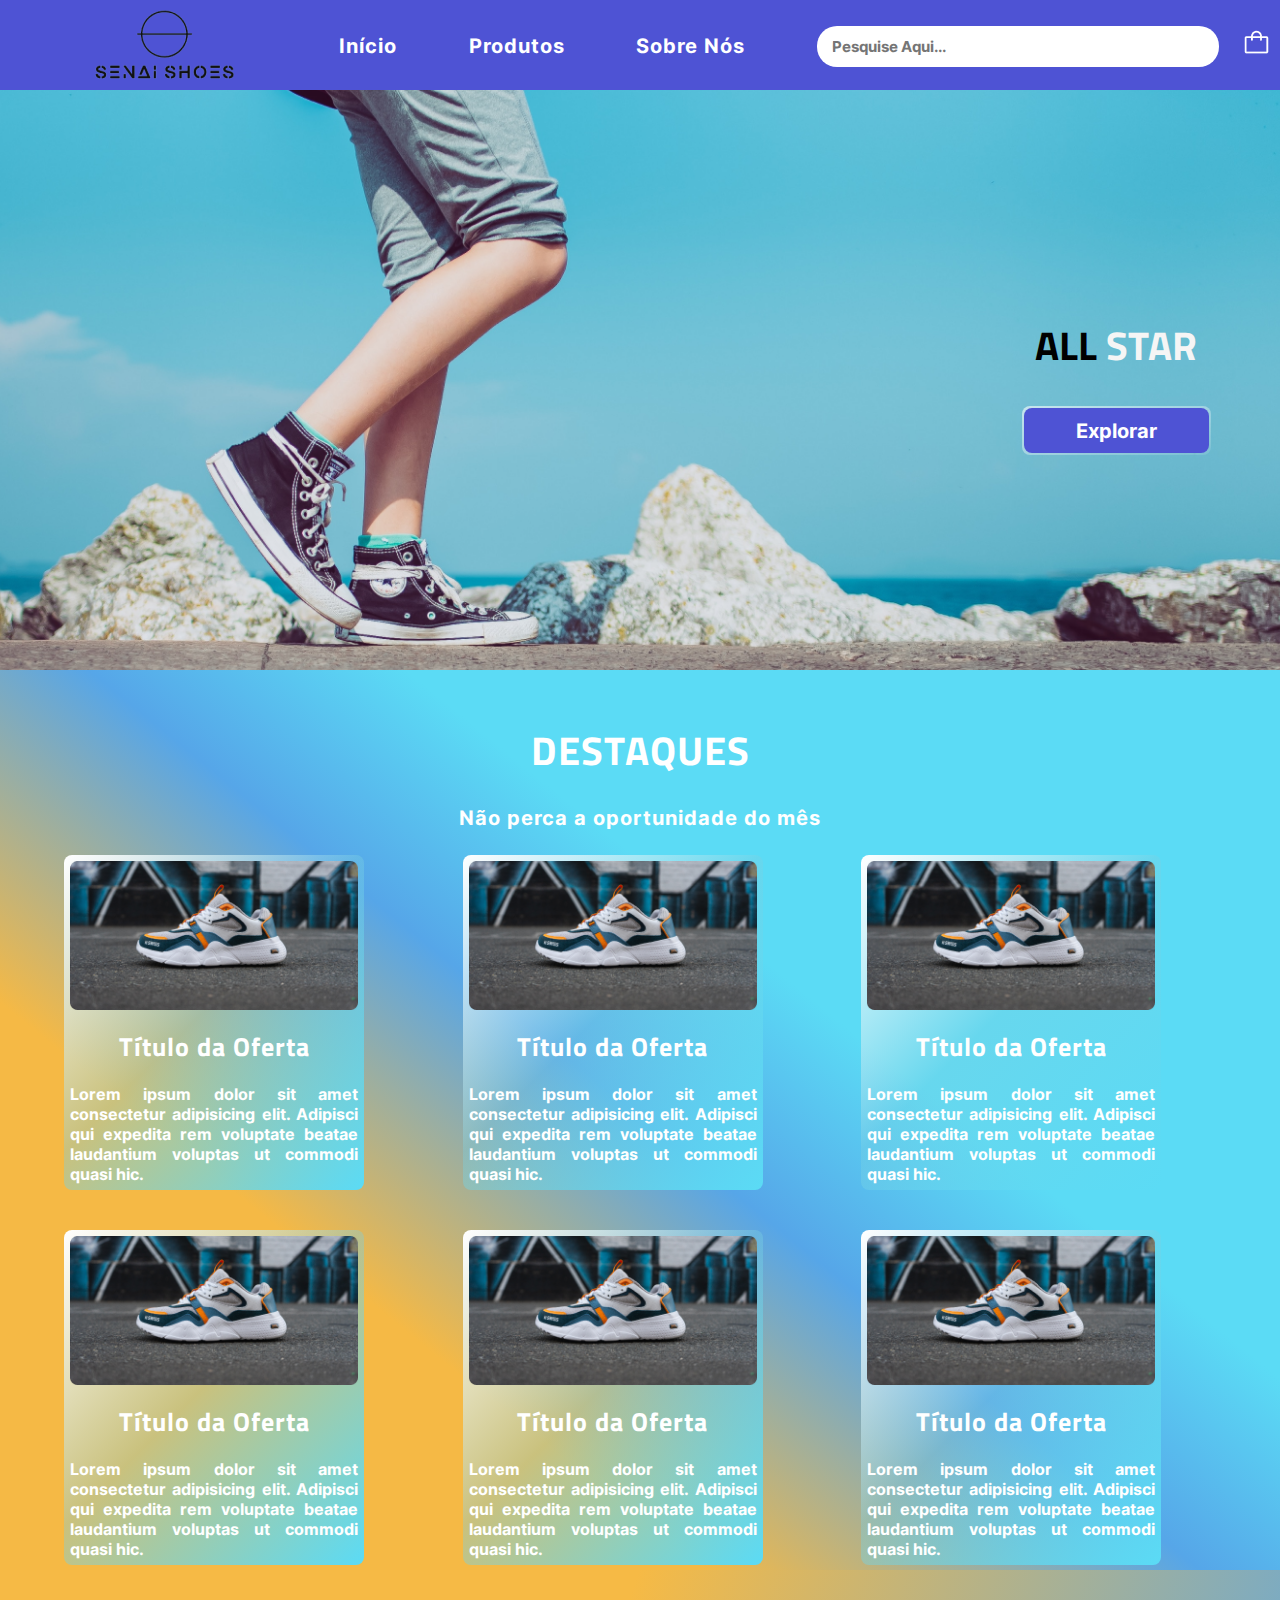
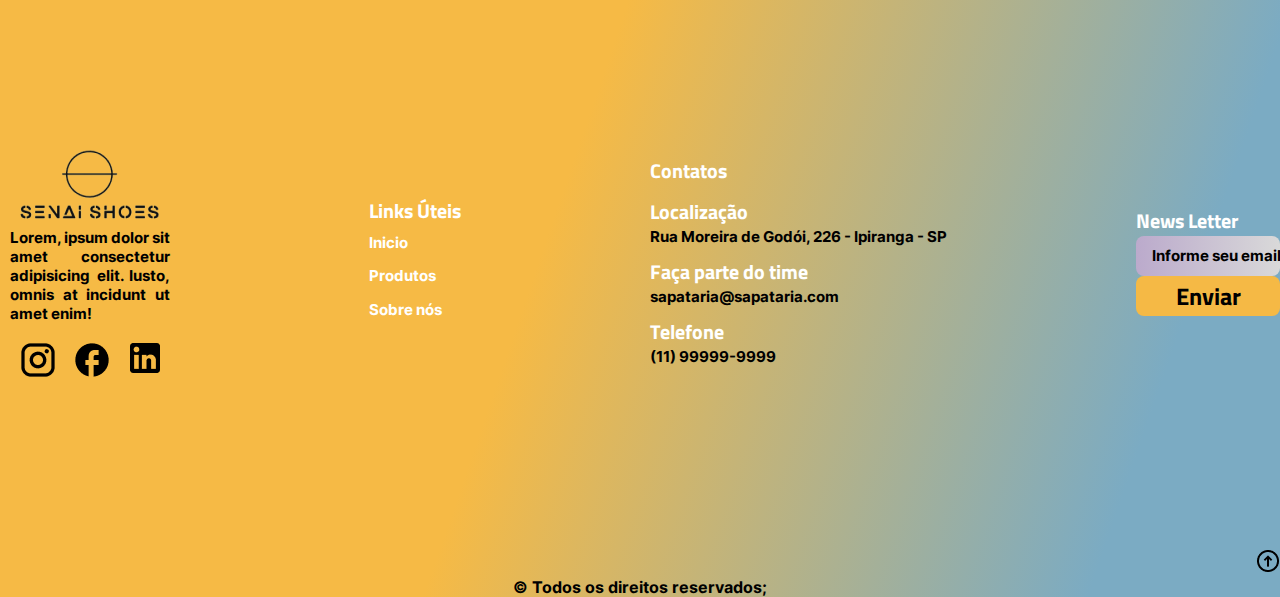
<file: index.html>
<!DOCTYPE html>
<html lang="pt-br">

<head>
    <meta charset="UTF-8">
    <meta http-equiv="X-UA-Compatible" content="IE=edge">
    <meta name="viewport" content="width=device-width, initial-scale=1.0">
    <meta name="Author" content="Raphael Perdigao">
    <meta name="Description"
        content="Desde 1950, a sapataria do Senai Shoes conserta sapatos, bolsas de artigos de couro em geral com exelência no atendimento" />
    <meta name="keywords" content="cintos, bolsas, sapatos, mochilas, tênis, artigos de couro, consertos em geral" />
    <title>Sapataria Senai Shoes</title>
    <link rel="shortcut icon" href="assets/img/favicon-32x32.png" type="image/x-icon">

    <link rel="stylesheet" href="style.css">

</head>

<body>
    <!-- Criei esta id para colocar na seta para subir a pagina -->
    <header id="header">
        <section class="container-grid header-flex">

            <div class="logo-header">
                <img src="assets/img/Senai_Shoes_Logo_1logo-removebg-preview 1.png" alt="Logo do site senai shoes">

            </div>

            <nav class="links-header">
                <ul class="nav-links">
                    <li><a href="#header">Início</a></li>
                    <li><a href="#main-produtos">Produtos</a></li>
                    <li><a href="#footer">Sobre Nós</a></li>
                </ul>

            </nav>

            <div class="input-search">
                <input type="text" placeholder="Pesquise Aqui...">

            </div>

            <nav class="links-header">
                <ul class="nav-icons">
                    <li><a href=""><img src="assets/icons/ph_bag.png" alt="Sacola de Compras"></a></li>
                    <li><a href=""><img src="assets/icons/prime_user.png" alt="icone de configuração de usuario"></a>
                    </li>
                    <li><a href=""><img src="assets/icons/material-symbols_login.png"
                                alt="Login para realizar acesso a plataforma"></a></li>
                </ul>
            </nav>



        </section>





    </header>


    <main>

        <section class="banner">
            <div class="container-grid banner-flex">
                <div class="banner-info">
                    <h1 class="titulo-banner">All <span style="color:whitesmoke"><b>Star</b></span></h1>

                    <div class="border-gradient">
                        <button class="button-edit">Explorar</button>
                    </div>
                </div>
            </div>

        </section>

        <!-- Início criação dos cards dentro da main -->

        <section class="background-ofertas" id="main-produtos">
            <div class="container-grid title-main">
                <h1 class="news-title">DESTAQUES</h1>
                <p class="news-paragrafo">Não perca a oportunidade do mês
                </p>
            </div>

            <div class="container-grid news-flex">

                <!-- Inicio de um card -->
                <article class="card">
                    <div class="info-card">
                        <img src="assets/img/omar-prestwich-jLEGurepDco-unsplash 1.png" alt="Calçado lançamento">
                        <h2>Título da Oferta</h2>
                        <p>Lorem ipsum dolor sit amet consectetur adipisicing elit. Adipisci qui expedita rem voluptate
                            beatae laudantium voluptas ut commodi quasi hic.</p>
                    </div>
                </article>
                <!-- Fim de uma card -->



                <article class="card">
                    <div class="info-card">
                        <img src="assets/img/omar-prestwich-jLEGurepDco-unsplash 1.png" alt="Calçado lançamento">
                        <h2>Título da Oferta</h2>
                        <p>Lorem ipsum dolor sit amet consectetur adipisicing elit. Adipisci qui expedita rem voluptate
                            beatae laudantium voluptas ut commodi quasi hic.</p>
                    </div>
                </article>
                <article class="card">
                    <div class="info-card">
                        <img src="assets/img/omar-prestwich-jLEGurepDco-unsplash 1.png" alt="Calçado lançamento">
                        <h2>Título da Oferta</h2>
                        <p>Lorem ipsum dolor sit amet consectetur adipisicing elit. Adipisci qui expedita rem voluptate
                            beatae laudantium voluptas ut commodi quasi hic.</p>
                    </div>
                </article>
                <article class="card">
                    <div class="info-card">
                        <img src="assets/img/omar-prestwich-jLEGurepDco-unsplash 1.png" alt="Calçado lançamento">
                        <h2>Título da Oferta</h2>
                        <p>Lorem ipsum dolor sit amet consectetur adipisicing elit. Adipisci qui expedita rem voluptate
                            beatae laudantium voluptas ut commodi quasi hic.</p>
                    </div>
                </article>
                <article class="card">
                    <div class="info-card">
                        <img src="assets/img/omar-prestwich-jLEGurepDco-unsplash 1.png" alt="Calçado lançamento">
                        <h2>Título da Oferta</h2>
                        <p>Lorem ipsum dolor sit amet consectetur adipisicing elit. Adipisci qui expedita rem voluptate
                            beatae laudantium voluptas ut commodi quasi hic.</p>
                    </div>
                </article>
                <article class="card">
                    <div class="info-card">
                        <img src="assets/img/omar-prestwich-jLEGurepDco-unsplash 1.png" alt="Calçado lançamento">
                        <h2>Título da Oferta</h2>
                        <p>Lorem ipsum dolor sit amet consectetur adipisicing elit. Adipisci qui expedita rem voluptate
                            beatae laudantium voluptas ut commodi quasi hic.</p>
                    </div>
                </article>
            </div>


        </section>

        <!-- Fim -->

    </main>

    <footer id="footer">
        <section class="container-grid footer-flex">
            <!-- Criado para englobar informações da logo e links e medias sociais -->
            <article class="box-01">
                <img src="assets/img/Senai_Shoes_Logo_1logo-removebg-preview 1.png" alt="Logo site senai-shoes">
                <p>Lorem, ipsum dolor sit amet consectetur adipisicing elit. Iusto, omnis at incidunt ut amet enim!</p>
                <div class="midia-box-footer">
                    <a href=""><img src="assets/img/insta.png" alt="logoinstagram"></a>
                    <a href=""><img src="assets/img/face.png" alt="logofacebook"></a>
                    <a href=""><img src="assets/img/linkedin.png" alt="logolinkedin"></a>
                </div>
            </article>

            <article class="box-02">
                <h1>Links Úteis</h1>
               <ul>
                <li><a href="#header">Inicio</a></li>
                <li><a href="#main-produtos">Produtos</a></li>
                <li><a href="#footer">Sobre nós</a></li>
                
               </ul>
            </article>

            <article class="box-03">
                <h1>Contatos</h1>
                <h4>Localização</h4>
                <p>Rua Moreira de Godói, 226 - Ipiranga - SP</p>
                <h4>Faça parte do time</h4>
                <p>sapataria@sapataria.com</p>
                <h4>Telefone</h4>
                <p>(11) 99999-9999</p>
              
            </article>

            <article class="box-04">
                <h1>News Letter</h1>
                <div class="input-gradient">
                    <input type="email" placeholder="Informe seu email...">
                   
                </div>
                <div>
                    <button class="button-footer" type="submit">Enviar</button>
                </div>
            </article>

        </section>

        <div class="container-grid footer-bottom">
            <a href="#header"><img src="assets/img/btnvoltar.png" alt="Botão Inicio"></a>
        <p class="copyright">&copy Todos os direitos reservados;</p>
        </div>


    


    </footer>

</body>

</html>
</file>
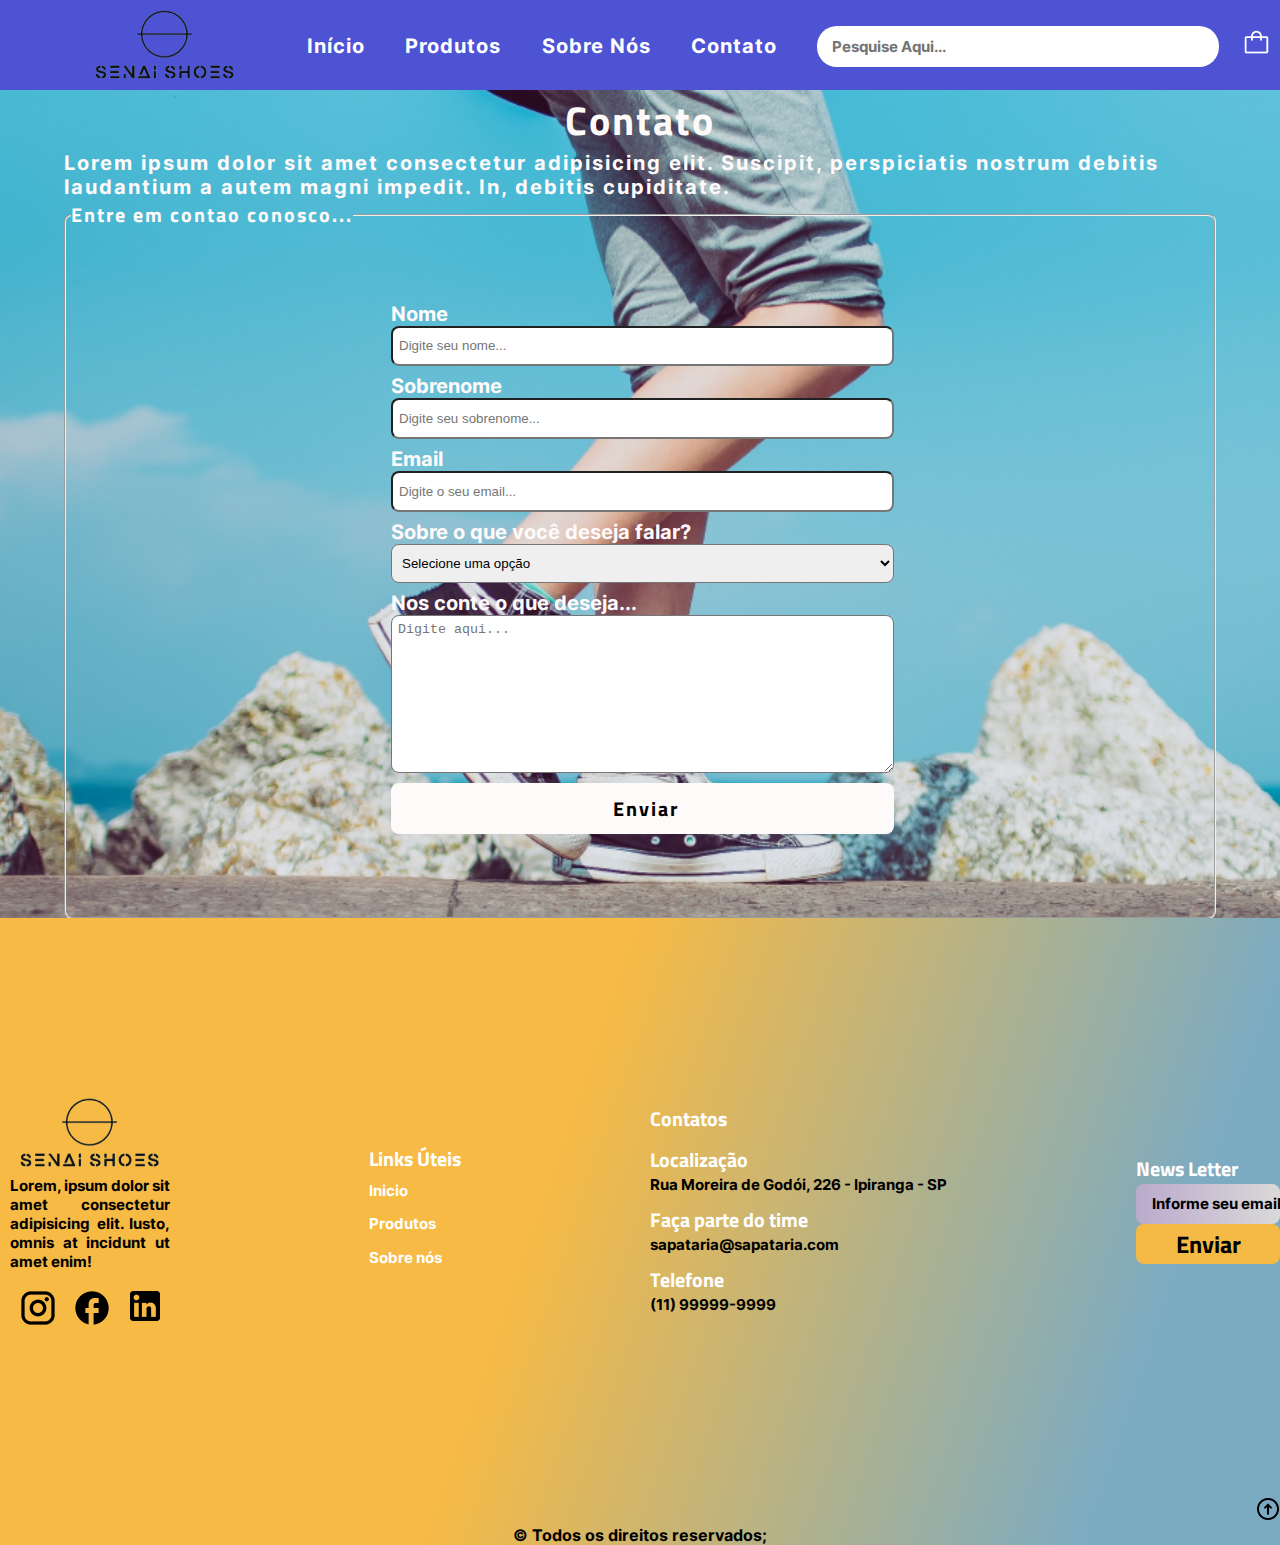
<file: pages/index.html>
<!DOCTYPE html>
<html lang="pt-br">

<head>
    <meta charset="UTF-8">
    <meta http-equiv="X-UA-Compatible" content="IE=edge">
    <meta name="viewport" content="width=device-width, initial-scale=1.0">
    <title>Contato</title>
    <!-- Referencia para o nosso style -->
    <link rel="stylesheet" href="../style.css">
    <link rel="stylesheet" href="../contato.css">

</head>

<body>
    <header id="header">
        <section class="container-grid header-flex">

            <div class="logo-header">

                <!-- ../ Volta a um diretorio anterior -->
                <img src="../assets/img/Senai_Shoes_Logo_1logo-removebg-preview 1.png" alt="Logo do site senai shoes">

            </div>

            <nav class="links-header">
                <ul class="nav-links">
                    <li><a href="../index.html">Início</a></li>
                    <li><a href="../index.html#main-produtos">Produtos</a></li>
                    <li><a href="#footer">Sobre Nós</a></li>
                    <li><a href="./index.html" target="_blank">Contato</a></li>

                </ul>

            </nav>

            <div class="input-search">
                <input type="text" placeholder="Pesquise Aqui...">

            </div>

            <nav class="links-header">
                <ul class="nav-icons">
                    <li><a href=""><img src="../assets/icons/ph_bag.png" alt="Sacola de Compras"></a></li>
                    <li><a href=""><img src="../assets/icons/prime_user.png" alt="icone de configuração de usuario"></a>
                    </li>
                    <li><a href=""><img src="../assets/icons/material-symbols_login.png"
                                alt="Login para realizar acesso a plataforma"></a></li>
                </ul>
            </nav>



        </section>

    </header>
    <main id="main-contato">
        <section class="container-grid">
            <div class="titulo-forms">
                <h1>Contato</h1>
                <p>Lorem ipsum dolor sit amet consectetur adipisicing elit. Suscipit, perspiciatis nostrum debitis
                    laudantium a autem magni impedit. In, debitis cupiditate.</p>
            </div>
            <!-- Criação do formulário  -->

            <form action="#">
                <fieldset class="contorno-form form-flex">
                    <legend>
                        Entre em contao conosco...
                    </legend>
                    <div class="info-flex">
                        <label for="nome"><strong>Nome</strong></label>
                        <input type="text" id="nome" placeholder="Digite seu nome..." required>
                        <label for="sobrenome"><strong>Sobrenome</strong></label>
                        <input type="text" id="sobrenome" placeholder="Digite seu sobrenome..." required>
                        <label for="email"><strong>Email</strong></label>
                        <input type="email" id="email" placeholder="Digite o seu email..." required>
                        <label for="select" id="select">Sobre o que você deseja falar?</label>

                        <!-- Criado um campo de seleção para o usuarios selecionar uma das opçoes abaixo -->
                        <select name="valores" id="valores">

                            <!-- Dixar o selecione uma opção desabilitada para o usuarios não conseguir selecionar -->
                            <option selected disabled>Selecione uma opção</option>
                            <option value="marketing">Marketing</option>
                            <option value="vendas">Vendas</option>
                            <option value="trabalhe conosco">Trabalhe Conosco</option>
                            <option value="Suporte">Suporte</option>
                            <option value="financeiro">Financeiro</option>

                        </select>
                        <label for="nos conte o que deseja">Nos conte o que deseja...</label>

                        <!-- Maxlength limita o numero de caracteres a ser digitado -->
                        <textarea name="informacoes" id="informacoes" cols="60" rows="6" placeholder="Digite aqui..." maxlength="100"></textarea>
                        <button type="button">Enviar</button>




                    </div>
                </fieldset>
            </form>

        </section>





    </main>
    <footer id="footer">
        <section class="container-grid footer-flex">
            <!-- Criado para englobar informações da logo e links e medias sociais -->
            <article class="box-01">
                <img src="../assets/img/Senai_Shoes_Logo_1logo-removebg-preview 1.png" alt="Logo site senai-shoes">
                <p>Lorem, ipsum dolor sit amet consectetur adipisicing elit. Iusto, omnis at incidunt ut amet enim!</p>
                <div class="midia-box-footer">
                    <a href=""><img src="../assets/img/insta.png" alt="logoinstagram"></a>
                    <a href=""><img src="../assets/img/face.png" alt="logofacebook"></a>
                    <a href=""><img src="../assets/img/linkedin.png" alt="logolinkedin"></a>
                </div>
            </article>

            <article class="box-02">
                <h1>Links Úteis</h1>
                <ul>
                    <li><a href="#header">Inicio</a></li>
                    <li><a href="#main-produtos">Produtos</a></li>
                    <li><a href="#footer">Sobre nós</a></li>


                </ul>
            </article>

            <article class="box-03">
                <h1>Contatos</h1>
                <h4>Localização</h4>
                <p>Rua Moreira de Godói, 226 - Ipiranga - SP</p>
                <h4>Faça parte do time</h4>
                <p>sapataria@sapataria.com</p>
                <h4>Telefone</h4>
                <p>(11) 99999-9999</p>

            </article>

            <article class="box-04">
                <h1>News Letter</h1>
                <div class="input-gradient">
                    <input type="email" placeholder="Informe seu email...">

                </div>
                <div>
                    <button class="button-footer" type="submit">Enviar</button>
                </div>
            </article>

        </section>

        <div class="container-grid footer-bottom">
            <a href="#header"><img src="../assets/img/btnvoltar.png" alt="Botão Inicio"></a>
            <p class="copyright">&copy Todos os direitos reservados;</p>
        </div>



    </footer>

</body>

</html>
</file>
<file: style.css>
/* *{
    margin: 0;
    padding: 0;
    box-sizing: border-box;
} */

@font-face {
    font-family: 'font-paragrafo-bold';
    src: url(assets/fonts/static/Inter-Bold.ttf);
}

@font-face {
    font-family: 'font-titulo-bold';
    src: url(assets/fonts/TitilliumWeb-Bold.ttf);
}

/* reset da pagina */

* {
    margin: 0;
    padding: 0;
    box-sizing: border-box;

}

/* configurações genericas que vai fazer o conteudo ficar preso no site */

.container-grid {
    width: 90%;
    margin: 0 auto;
    /* max width quanto maior o numero mais proximo fica da borda */
    max-width: 1920px;
}

/* começando a estilização do header */
/* realizar scroll mais suave na minha pagina html */
html {
    /* quando clica no link com a ID ele desce mais suave */
    scroll-behavior: smooth;

}

header {
    background-color: #4e53d4;
    height: 90px;


}

/* header flex é respnsável pela organização dos componetes do header deixa na horizontal */
.header-flex {
    display: flex;
    align-items: center;
    justify-content: space-between;

}

/* Sempre colocar border para ver o tamanho da largura */
/* realiza o espaçamento dos links e deixa os mesmos na horizontal */
.nav-links {
    display: flex;
    

    justify-content: space-evenly;
    width: 550px;



}

/* realiza a estilização dos itens da nossa header */
.links-header .nav-links a {
    /* realiza a remoçaõ do sublinhado dos links */
    text-decoration: none;
    color: white;
    font-family: font-paragrafo-bold;
    font-size: 20px;
    /* realiza o espaçamento interno dos links */
    letter-spacing: 1px;
}

/* efeito de qaundo passa o mouse sobre os links o mesmo de cor para o de preto */
.links-header .nav-links a:hover {
    color: black;
    /* tempo para realizar a mudança de cor */
    transition: 0.2s;

}

/* remove a estilização que vem por padrão nos links da ul li */
.links-header .nav-links li {
    /* remove as bolinha laterais */
    list-style: none;
    text-decoration: none;

}


/* realiza a estilização do input search dentro do header declarando as fontes, as brodas e a largur e altura */
.input-search input {
    width: 387px;
    height: 41px;
    border-radius: 20px;
    border: none;
    background: none;
    /* outline é a broda ao redor */
    outline: none;
    font-family: font-paragrafo-bold;
    font-size: 15px;

}

/* estilização da cor de fundo do input */
.input-search {
    background-color: white;
    border-radius: 20px;
    padding-left: 15px;

}

/* realiza o espaçamenyo dos icones e deixa os mesmos na horizontal */
.nav-icons {
    width: 180px;
    display: flex;
    justify-content: space-evenly;


}

.nav-icons li {
    list-style-type: none;

}



/* Realizar a criação do banner de fundo, utilizamos a imagem no css para realizar a estilização direta da imagem 
Estilizar o Banner Allstar e botão */
.banner {
    background-image: url(assets/img/eric-masur-AEyam8UN6NY-unsplash\ 1.png);
    height: 580px;
    background-repeat: no-repeat;
    /* Cover - A imagem Cobre toda a altura do site */
    background-size: cover;
    background-position: bottom;

}

/* Realizar a estilização de todos os componentes dentro do banner-flex  */
.banner-flex {
    display: flex;
    justify-content: flex-end;
    align-items: center;
    height: 100%;






}

/* Realizar a estilização dos componentes dentro da div banner-info */
.banner-info {
    display: flex;
    flex-direction: column;
    justify-content: space-evenly;
    align-items: center;
    width: 200px;
    height: 130px;
}

/* Realização a estilização titulo All Star */
.titulo-banner {
    font-family: 'font-titulo-bold';
    font-size: 40px;
    text-transform: uppercase;


}

.border-gradient {
    margin-top: 30px;
    border-radius: 8px;
    background-image: linear-gradient(to right bottom, rgba(255, 255, 255, .6), rgba(255, 255, 255, .1));
    padding: 2px;
}

/* 
realizando as estilizações do botão, definindo altura, largura, borda e cursoralteração para todos os buttons dentyro da minha pagina, pois não definimos nehuma classe para o botão */
button {
    width: 185px;
    height: 45px;
    border: none;
    border-radius: 8px;
    background-color: #4e53d4;
    cursor: pointer;
}

/* realizar a estilização da fonte do texto do botão */
.button-edit {

    font-family: 'font-paragrafo-bold';
    font-size: 20px;
    font-weight: bold;
    color: white;

}

/* Vamos realizar a criação dos cards da mains */
/* Plano de fundo da oferatas bloco01 */
.background-ofertas {
    background-color: #5bdbf5;
    height: 900px;
    background-image: linear-gradient(219deg, rgba(91, 219, 245, 0.60) -0.58%, #5BDBF5 36.55%, #56A6E8 49.81%, #F5B945 70.71%);
    background-position: center;
    background-size: cover;


}

.title-main {
    display: flex;
    flex-direction: column;
    text-align: center;
    padding: 25px;

}

.background-ofertas .news-title {
    color: white;
    font-family: 'font-titulo-bold';
    font-size: 40px;
    font-weight: bold;
    text-transform: uppercase;
    padding: 25px;
    letter-spacing: 1px;

}

.background-ofertas .news-paragrafo {

    color: white;
    font-family: 'font-paragrafo-bold';
    font-weight: bold;
    font-size: 20px;
    letter-spacing: 1px;
}

/* Realizar estilização dos Cards */
.news-flex {
    display: flex;
    flex-wrap: wrap;
    justify-content: space-between;

}

.card {
    background-image: linear-gradient(315deg, #5BDBF5 0%, rgba(124, 208, 225, 0.36) 53.27%, #FFF 100%);
    width: 300px;
    height: 335px;
    cursor: pointer;
    transition: all 0.5s;
    margin-right: 55px;
    border-radius: 8px;
    margin-bottom: 40px;

}

.card:hover {
    box-shadow: 15px 0px 35px;

}

/* Reealiza estilização dos componentes dentro dos cards */
.info-card {
    display: flex;
    flex-direction: column;
    justify-content: space-between;
    height: 335px;
    padding: 6px;
}

/* Reealiza estilização do h2 dentro dos cards */
.info-card h2 {
    font-family: 'font-titulo-bold';
    text-align: center;
    font-weight: bold;
    color: white;
    letter-spacing: 1px;
    font-size: 26px;

}

/* Reealiza estilização do p dentro dos cards */
.info-card p {
    font-family: 'font-paragrafo-bold';
    font-weight: bold;
    color: white;
    text-align: justify;


}

/* Realiza estilização do padding no h2 e p */
.info-card h2 p {
    padding: 10px;

}

/* Vamos iniciar as estilizações do Footer */

footer {
    background: linear-gradient(289deg, #7BABC3 12.82%, #F6BA45 57.3%, #F6BA45 100%);



}

/* Usando para definir altura e largura, e também utilizado para posicionar os elementos no Footer-flex */
.footer-flex {
    display: flex;
    flex-direction: row;
    align-items: center;
    justify-content: space-between;
    height: 581px;
    width: 100%;



}

/* Definir estilo do itens */
article h1,
h4 {
    color: white;
    font-family: 'font-titulo-bold';
    font-size: 20px;


}



/* Realiza estilização do box-01, utilizando propriedades de alinhamento e estilizando o paragrafo  */
.box-01 {
    width: 180px;
    height: 255px;
    display: flex;
    justify-content: center;
    flex-direction: column;
    align-items: center;
    text-align: justify;
    padding: 10px;
    font-family: 'font-paragrafo-bold';
    font-size: 15px;

}

/* Realiza o espaçamento do icons dentro da box-01 */
.midia-box-footer {
    display: flex;
    justify-content: space-evenly;
    width: 180px;
    padding-top: 20px;

}

.box-02 ul {
    list-style: none;
    height: 100px;
    font-family: 'font-paragrafo-bold';
    font-size: 15px;
    display: flex;
    justify-content: space-around;
    flex-direction: column;
}

.box-02 li a {
    color: white;
    text-decoration: none;

}

.box-02 li a:hover {
    color: black;
    transition: 0.5s;
}



/* Definindo padrão do texto do titulo de contatos */


.box-03 h4 {
    color: white;
    font-family: 'font-titulo-bold';
    font-size: 20px;
    margin-top: 10px;

}

.box-03 p {
    color: black;
    font-family: 'font-paragrafo-bold';
    font-size: 15px;

}

.input-gradient {

    height: 40px;
    width: 100%;
    border-radius: 8px;
    background-image: linear-gradient(90deg, #BAC 0%, #D9D9D9 100%);



}

.box-04 button{
    height: 40px;
    width: 144px;
    background: #F5B945;
    font-family: 'font-titulo-bold';
    border-radius: 8px;
    font-size: 24px;
    color: black;
    

}

.box-04 .input-gradient input {
    color: white;
    background: transparent;
    width: 144px;
    height: 100%;
    border: none;
    border-radius: 8px;
    padding-left: 16px;
    /* Retira a borda quando clica */
    outline: none;


}



.input-gradient{
    display: flex;
    flex-direction: column;
    justify-content: space-around;
   
    
}

.footer-bottom{
    display: flex;
    flex-direction: column;
    justify-content: end;
    width: 100%;
    height: 46px;

}
/* Align-self alinha o item como sendo unico */
.footer-bottom a{
    align-self: flex-end;
}

/* Pseudo class para chamar o atributo */
.box-04 input::placeholder {
    color: black;
    font-family: 'font-paragrafo-bold';
    font-size: 15px;

}
/* Alinha somente um item */
.copyright{
    color: black;
    font-family: 'font-paragrafo-bold';
    align-self: center;
}
</file>
<file: contato.css>
/* Estilização do formulario da sapataria */

@font-face {
    font-family: 'font-paragrafo-bold';
    src: url(assets/fonts/static/Inter-Bold.ttf);
}

@font-face {
    font-family: 'font-titulo-bold';
    src: url(assets/fonts/TitilliumWeb-Bold.ttf);
}

/* reset da pagina */

* {
    margin: 0;
    padding: 0;
    box-sizing: border-box;

}

main {
    background-color: #fffafa;
    /* Estilizar com vh fica melhor para dimensão da tela */
    height: 92vh;
    background-image: url(assets/img/eric-masur-AEyam8UN6NY-unsplash\ 1.png);
    background-repeat: no-repeat;
    background-size: cover;

}

.titulo-forms {
    display: flex;
    flex-direction: column;
    align-items: center;
    /* padding-bottom: 30px;
    margin-top: 30px; */

}

.titulo-forms h1 {
    font-family: font-titulo-bold;
    font-weight: 20px;
    font-size: 40px;
    letter-spacing: 2px;
    color: #fffafa;



}


.titulo-forms p {
    font-family: font-paragrafo-bold;
    font-weight: 10px;
    font-size: 20px;
    letter-spacing: 2px;
    color: #fffafa;
}

/* Estilizando o contorno fieldset */

.contorno-form legend {
    font-family: font-titulo-bold;
    font-weight: 20px;
    font-size: 20px;
    letter-spacing: 2px;


}



/* Estilizando o que esta dentro do contorno */
.contorno-form {
    height: 60vh;
    font-size: 20px;
    font-weight: bold;
    font-family: font-paragrafo-bold;
    padding-left: 5px;
    /* border: 2px solid purple; */
    border-radius: 8px;
    color: #fffafa;



}

/* Deixar o formulario no centro */
.form-flex {
    display: flex;
    align-items: center;
    justify-content: space-around;
    padding-bottom: 20px;
    
    height: 80vh;
    
    


}

.info-flex {
    display: flex;
    flex-direction: column;
    justify-content: space-between;
    height: 60vh;
    
}


.info-flex label {
    margin-top: 8px;
}

.info-flex input {
    border-radius: 8px;
    height: 15vh;
    padding-left: 6px;
}

.info-flex select {
    border-radius: 8px;
    height: 15vh;
    padding-left: 6px;

}

.info-flex textarea {
    border-radius: 8px;
    height: 60vh;
    padding-left: 6px;
    padding-top: 6px;

}

.info-flex button{
    border-radius: 8px;
    height: 20vh;
    padding-left: 6px;
    margin-top: 10px;
    width: 100%;
    background-color: #fffafa;
    font-family: font-titulo-bold;
    font-weight: 200;
    font-size: 20px;
    letter-spacing: 2px;

}
</file>
